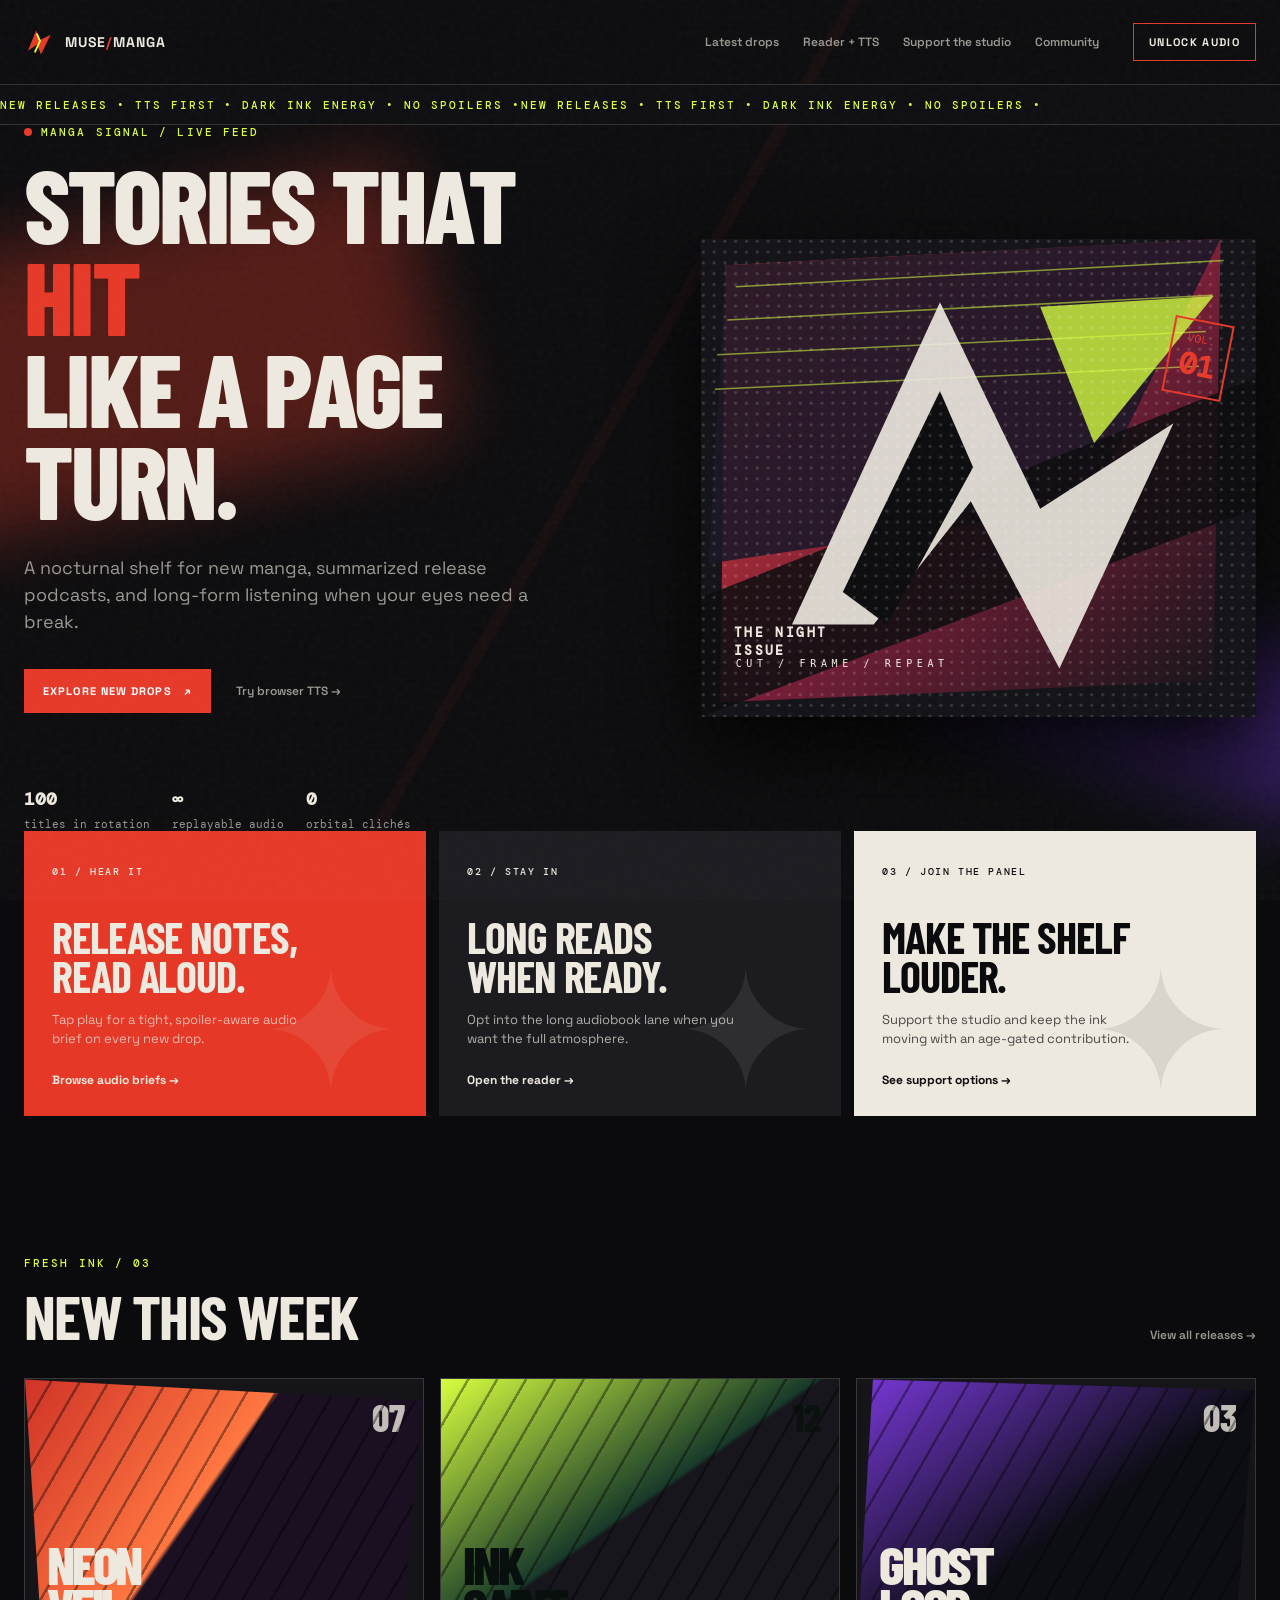
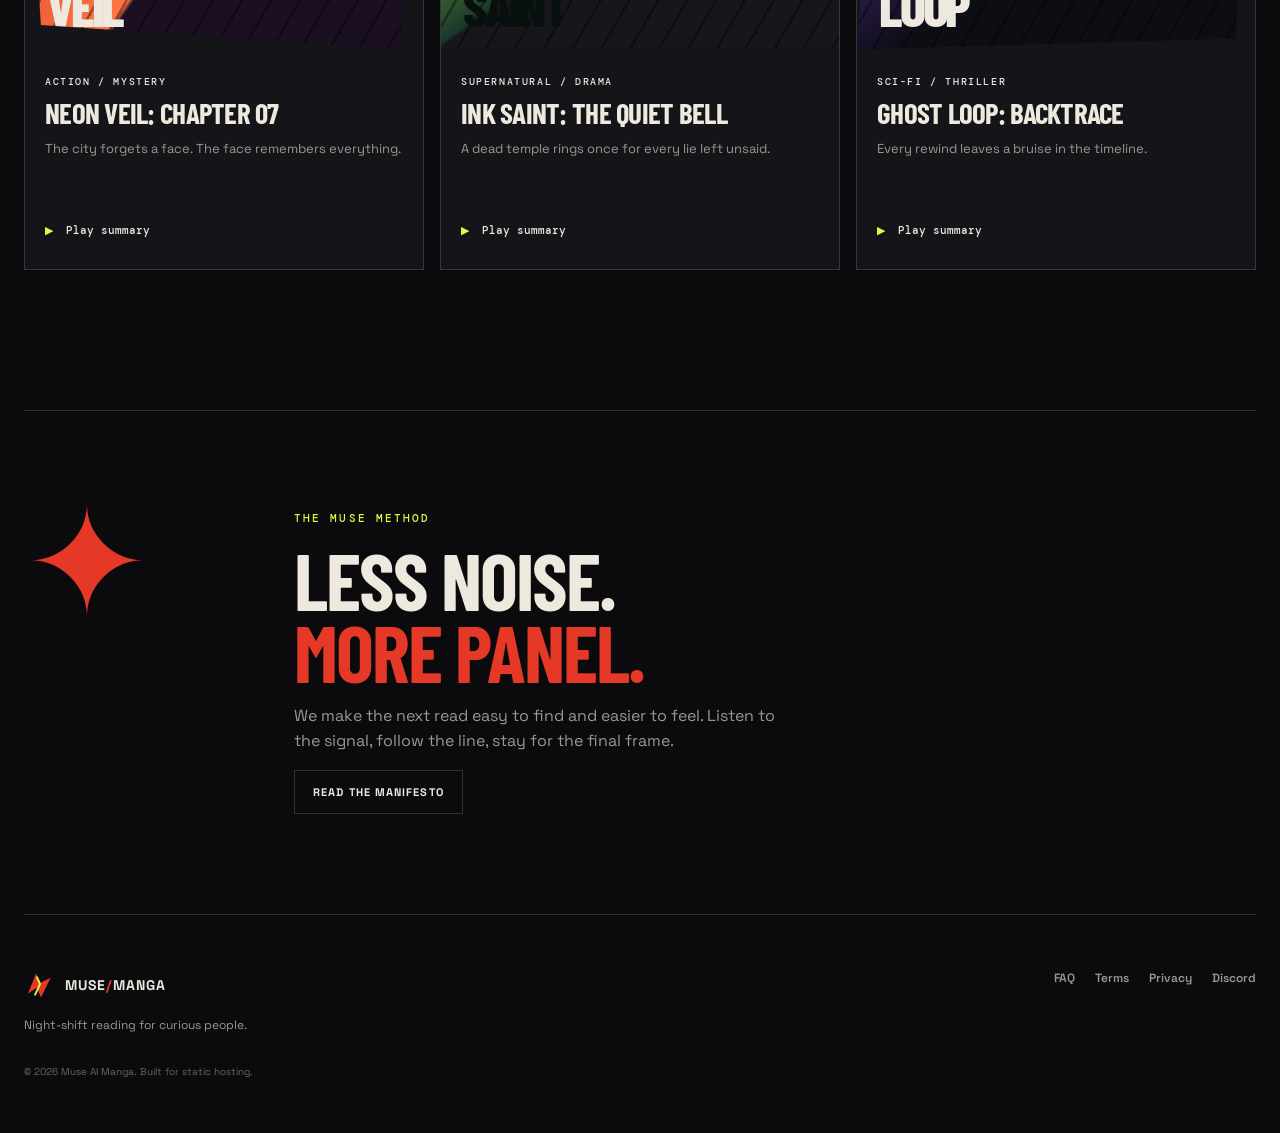
<file: index.html>
<!doctype html>
<html lang="en">
<head>
  <meta charset="utf-8">
  <meta name="viewport" content="width=device-width, initial-scale=1">
  <title>Muse AI Manga — Read the panel. Hear the story.</title>
  <meta name="description" content="A dark, animated manga discovery space with browser TTS, release podcasts, and audiobook opt-in.">
  <link rel="icon" type="image/svg+xml" href="assets/favicon.svg">
  <link rel="stylesheet" href="assets/styles.css">
</head>
<body>
  <div class="noise"></div><div class="ink ink-a"></div><div class="ink ink-b"></div>
  <header class="site-header">
    <a class="brand" href="index.html" aria-label="Muse AI Manga home"><img src="assets/logo-mark.svg" alt=""><span>MUSE<span class="accent">/</span>MANGA</span></a>
    <nav class="main-nav" aria-label="Primary navigation">
      <a href="pages/latest.html">Latest drops</a><a href="pages/read.html">Reader + TTS</a><a href="pages/support.html">Support the studio</a><a href="pages/community.html">Community</a>
    </nav>
    <a class="header-cta" href="pages/age-check.html">Unlock audio</a>
  </header>
  <div class="ticker"><div class="ticker-track"><span>NEW RELEASES • TTS FIRST • DARK INK ENERGY • NO SPOILERS • </span><span aria-hidden="true">NEW RELEASES • TTS FIRST • DARK INK ENERGY • NO SPOILERS • </span></div></div>

  <main>
    <section class="hero section-shell">
      <div class="hero-copy reveal">
        <p class="eyebrow"><span class="pulse-dot"></span> MANGA SIGNAL / LIVE FEED</p>
        <h1>Stories that <em>hit</em><br>like a page turn.</h1>
        <p class="lede">A nocturnal shelf for new manga, summarized release podcasts, and long-form listening when your eyes need a break.</p>
        <div class="hero-actions"><a class="button button-hot" href="pages/latest.html">Explore new drops <span>↗</span></a><a class="text-link" href="pages/read.html">Try browser TTS <span>→</span></a></div>
        <div class="hero-meta"><span><strong>100</strong> titles in rotation</span><span><strong>∞</strong> replayable audio</span><span><strong>0</strong> orbital clichés</span></div>
      </div>
      <div class="hero-art reveal delay-1"><img src="assets/hero-banner.svg" alt="Abstract black and crimson manga panels with ink strokes"><div class="stamp">VOL.<br><b>01</b></div><div class="art-caption">THE NIGHT<br>ISSUE</div></div>
    </section>

    <section class="section-shell strip-grid reveal"><article class="feature-card red"><span class="card-kicker">01 / HEAR IT</span><h2>Release notes,<br>read aloud.</h2><p>Tap play for a tight, spoiler-aware audio brief on every new drop.</p><a href="pages/latest.html">Browse audio briefs →</a></article><article class="feature-card charcoal"><span class="card-kicker">02 / STAY IN</span><h2>Long reads<br>when ready.</h2><p>Opt into the long audiobook lane when you want the full atmosphere.</p><a href="pages/read.html">Open the reader →</a></article><article class="feature-card cream"><span class="card-kicker">03 / JOIN THE PANEL</span><h2>Make the shelf<br>louder.</h2><p>Support the studio and keep the ink moving with an age-gated contribution.</p><a href="pages/age-check.html">See support options →</a></article></section>

    <section class="section-shell release-block reveal"><div class="section-heading"><div><p class="eyebrow">FRESH INK / 03</p><h2>New this week</h2></div><a class="text-link" href="pages/latest.html">View all releases →</a></div><div class="release-grid"><article class="release-card"><div class="cover cover-one"><span>NEON<br>VEIL</span><i>07</i></div><div class="release-body"><span class="tag">ACTION / MYSTERY</span><h3>Neon Veil: Chapter 07</h3><p>The city forgets a face. The face remembers everything.</p><button class="play-button" data-speak="Neon Veil Chapter seven. The city forgets a face. The face remembers everything." aria-label="Play Neon Veil summary">▶ <span>Play summary</span></button></div></article><article class="release-card"><div class="cover cover-two"><span>INK<br>SAINT</span><i>12</i></div><div class="release-body"><span class="tag">SUPERNATURAL / DRAMA</span><h3>Ink Saint: The Quiet Bell</h3><p>A dead temple rings once for every lie left unsaid.</p><button class="play-button" data-speak="Ink Saint, The Quiet Bell. A dead temple rings once for every lie left unsaid." aria-label="Play Ink Saint summary">▶ <span>Play summary</span></button></div></article><article class="release-card"><div class="cover cover-three"><span>GHOST<br>LOOP</span><i>03</i></div><div class="release-body"><span class="tag">SCI-FI / THRILLER</span><h3>Ghost Loop: Backtrace</h3><p>Every rewind leaves a bruise in the timeline.</p><button class="play-button" data-speak="Ghost Loop, Backtrace. Every rewind leaves a bruise in the timeline." aria-label="Play Ghost Loop summary">▶ <span>Play summary</span></button></div></article></div></section>

    <section class="section-shell manifesto reveal"><div class="manifesto-mark">✦</div><div><p class="eyebrow">THE MUSE METHOD</p><h2>Less noise.<br><em>More panel.</em></h2><p>We make the next read easy to find and easier to feel. Listen to the signal, follow the line, stay for the final frame.</p><a class="button button-outline" href="pages/about.html">Read the manifesto</a></div></section>
  </main>
  <footer class="site-footer section-shell"><div><a class="brand" href="index.html"><img src="assets/logo-mark.svg" alt=""><span>MUSE<span class="accent">/</span>MANGA</span></a><p>Night-shift reading for curious people.</p></div><div class="footer-links"><a href="pages/faq.html">FAQ</a><a href="pages/terms.html">Terms</a><a href="pages/privacy.html">Privacy</a><a href="pages/community.html">Discord</a></div><small>© 2026 Muse AI Manga. Built for static hosting.</small></footer>
  <script src="assets/app.js"></script>
</body>
</html>
</file>
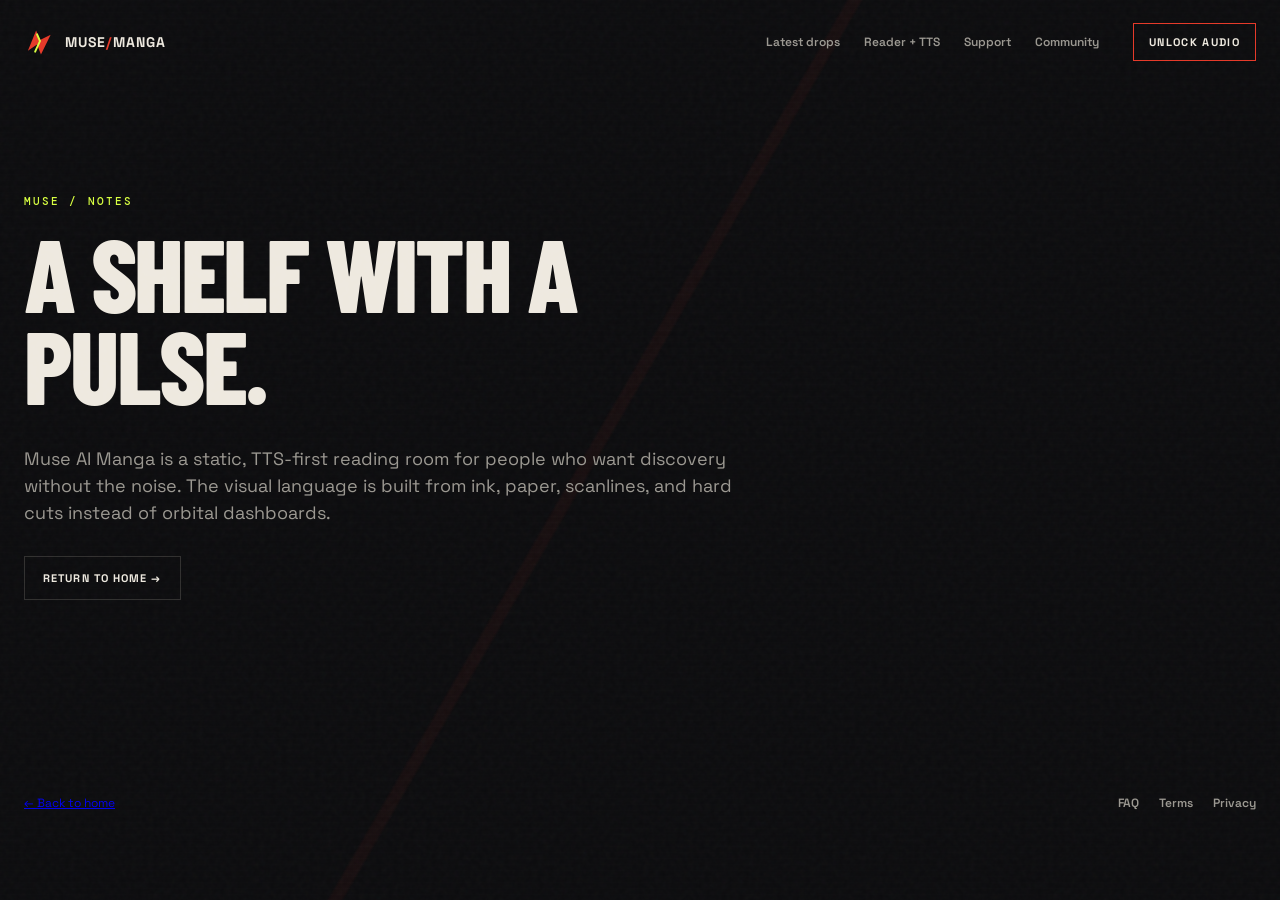
<file: pages/about.html>
<!doctype html><html lang="en"><head><meta charset="utf-8"><meta name="viewport" content="width=device-width, initial-scale=1"><title>About — Muse AI Manga</title><link rel="icon" href="../assets/favicon.svg"><link rel="stylesheet" href="../assets/styles.css"></head><body><div class="noise"></div><header class="site-header"><a class="brand" href="../index.html"><img src="../assets/logo-mark.svg" alt=""><span>MUSE<span class="accent">/</span>MANGA</span></a><nav class="main-nav"><a href="latest.html">Latest drops</a><a href="read.html">Reader + TTS</a><a href="support.html">Support</a><a href="community.html">Community</a></nav><a class="header-cta" href="age-check.html">Unlock audio</a></header><main class="section-shell page-main text-page"><p class="eyebrow">MUSE / NOTES</p><h1>A shelf with a pulse.</h1><p class="lede narrow">Muse AI Manga is a static, TTS-first reading room for people who want discovery without the noise. The visual language is built from ink, paper, scanlines, and hard cuts instead of orbital dashboards.</p><a class="button button-outline" href="../index.html">Return to home →</a></main><footer class="site-footer section-shell"><a href="../index.html">← Back to home</a><div class="footer-links"><a href="faq.html">FAQ</a><a href="terms.html">Terms</a><a href="privacy.html">Privacy</a></div></footer></body></html>
</file>
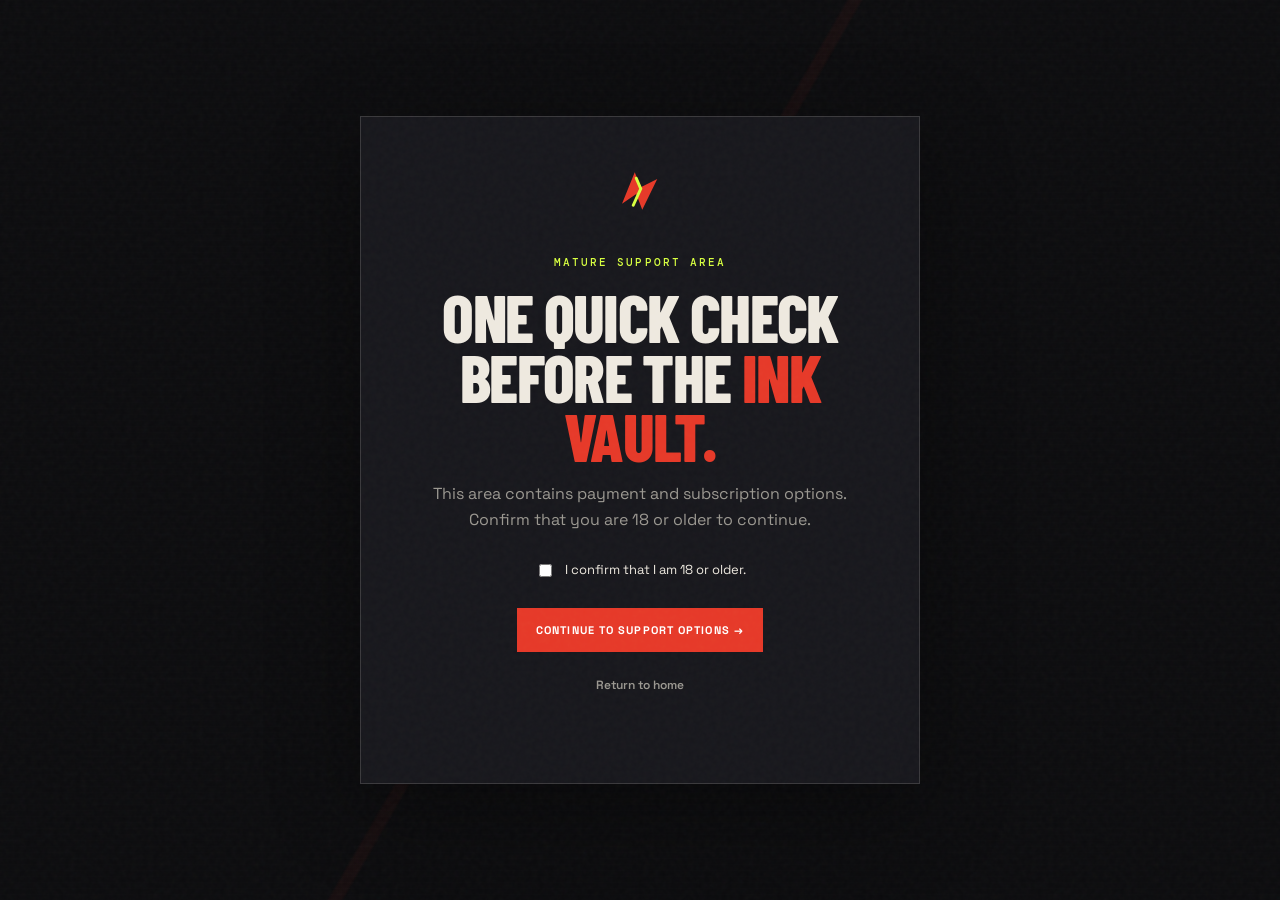
<file: pages/age-check.html>
<!doctype html><html lang="en"><head><meta charset="utf-8"><meta name="viewport" content="width=device-width, initial-scale=1"><title>Age Check — Muse AI Manga</title><link rel="icon" href="../assets/favicon.svg"><link rel="stylesheet" href="../assets/styles.css"></head><body><div class="noise"></div><main class="gate-wrap"><div class="gate-card"><img class="gate-mark" src="../assets/logo-mark.svg" alt=""><p class="eyebrow">MATURE SUPPORT AREA</p><h1>One quick check<br>before the <em>ink vault.</em></h1><p>This area contains payment and subscription options. Confirm that you are 18 or older to continue.</p><label class="check-row"><input id="age-confirm" type="checkbox"><span>I confirm that I am 18 or older.</span></label><button class="button button-hot" id="enter-gate">Continue to support options →</button><a class="quiet-link" href="../index.html">Return to home</a><p id="gate-message" class="gate-message"></p></div></main><script src="../assets/app.js"></script></body></html>
</file>
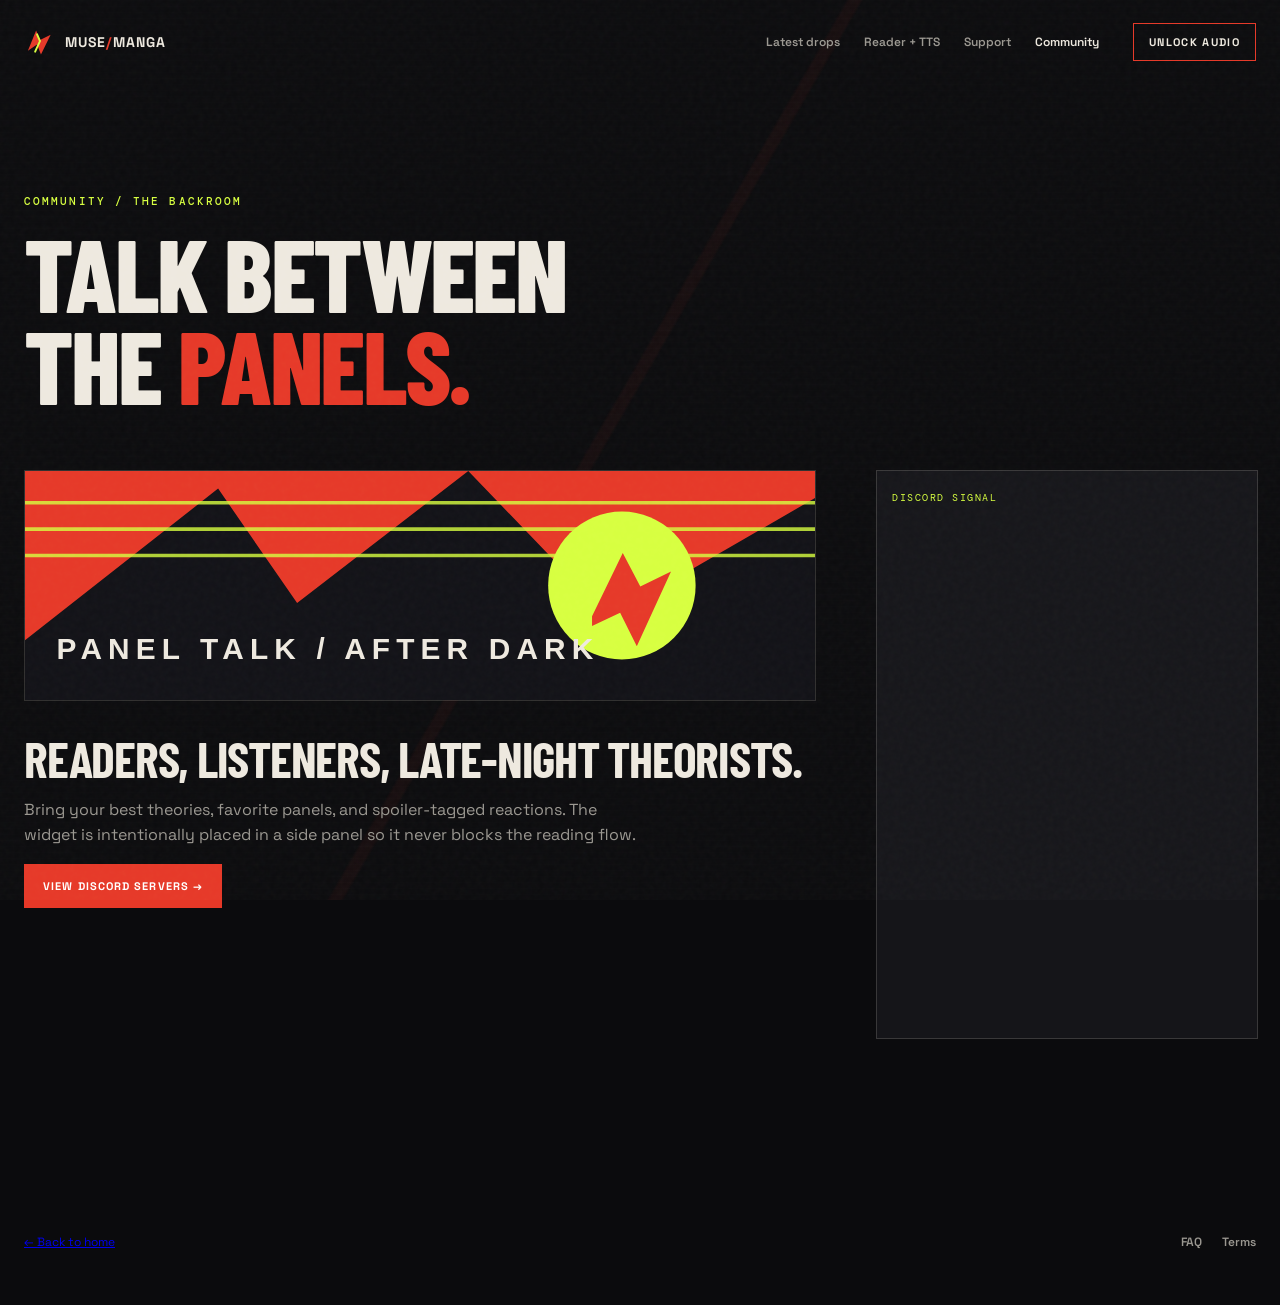
<file: pages/community.html>
<!doctype html><html lang="en"><head><meta charset="utf-8"><meta name="viewport" content="width=device-width, initial-scale=1"><title>Community — Muse AI Manga</title><link rel="icon" href="../assets/favicon.svg"><link rel="stylesheet" href="../assets/styles.css"></head><body><div class="noise"></div><header class="site-header"><a class="brand" href="../index.html"><img src="../assets/logo-mark.svg" alt=""><span>MUSE<span class="accent">/</span>MANGA</span></a><nav class="main-nav"><a href="latest.html">Latest drops</a><a href="read.html">Reader + TTS</a><a href="support.html">Support</a><a class="active" href="community.html">Community</a></nav><a class="header-cta" href="age-check.html">Unlock audio</a></header><main class="section-shell page-main"><p class="eyebrow">COMMUNITY / THE BACKROOM</p><h1>Talk between<br>the <em>panels.</em></h1><div class="community-layout"><section class="community-copy"><img src="../assets/promo-banner.svg" class="promo-banner" alt="Manga-style promotional banner"><h2>Readers, listeners, late-night theorists.</h2><p>Bring your best theories, favorite panels, and spoiler-tagged reactions. The widget is intentionally placed in a side panel so it never blocks the reading flow.</p><a class="button button-hot" href="discord-servers.html">View Discord servers →</a></section><section class="discord-panel"><div class="panel-label">DISCORD SIGNAL</div><iframe src="https://discord.com/widget?id=1400235929154879490&theme=dark" width="350" height="500" allowtransparency="true" frameborder="0" sandbox="allow-popups allow-popups-to-escape-sandbox allow-same-origin allow-scripts" title="Muse Manga Discord community"></iframe></section></div></main><footer class="site-footer section-shell"><a href="../index.html">← Back to home</a><div class="footer-links"><a href="faq.html">FAQ</a><a href="terms.html">Terms</a></div></footer></body></html>
</file>
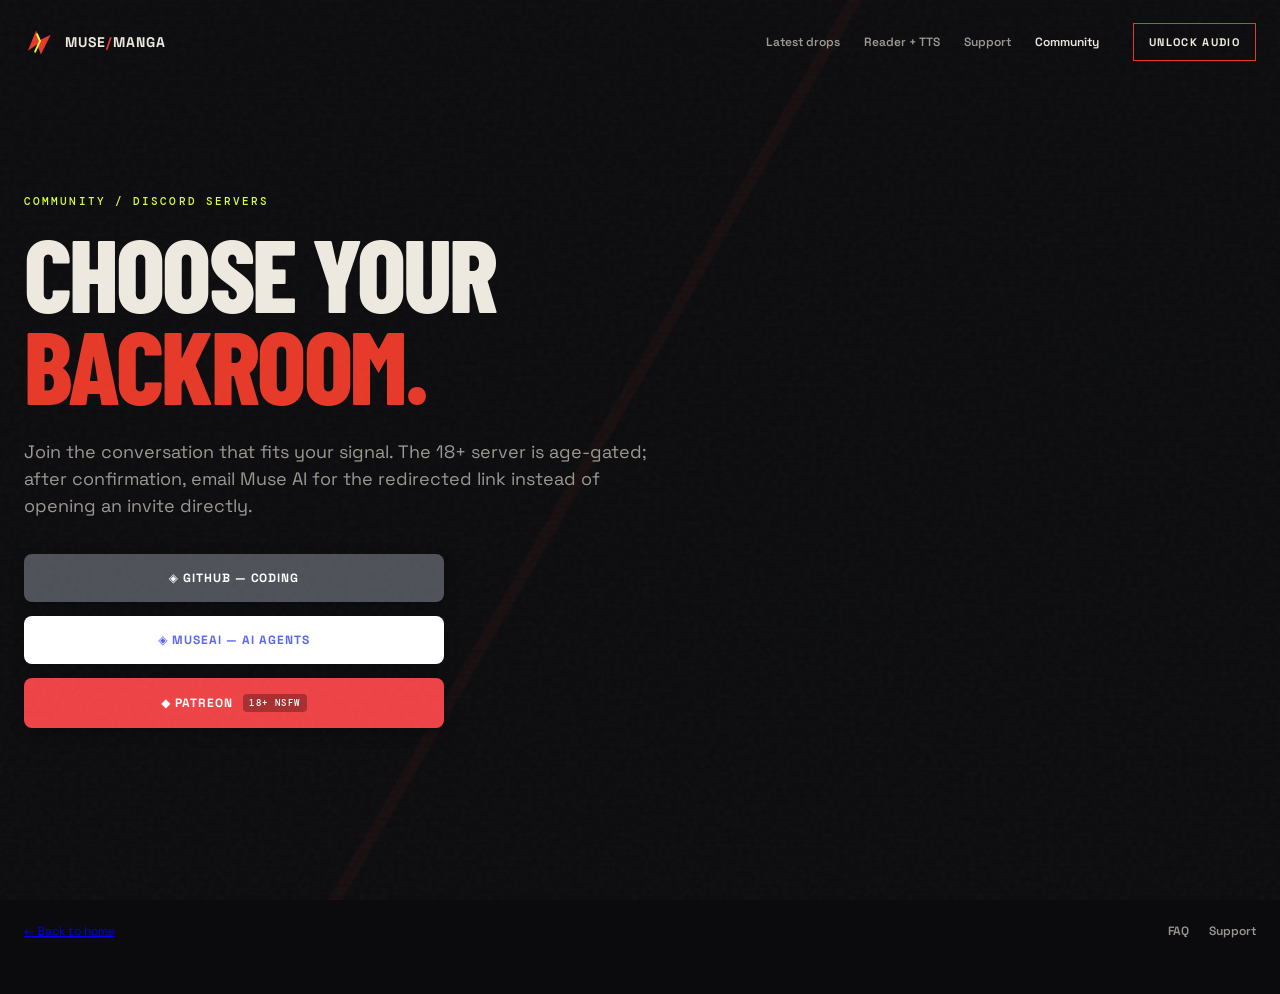
<file: pages/discord-servers.html>
<!doctype html><html lang="en"><head><meta charset="utf-8"><meta name="viewport" content="width=device-width, initial-scale=1"><title>Discord Servers — Muse AI Manga</title><link rel="icon" href="../assets/favicon.svg"><link rel="stylesheet" href="../assets/styles.css"></head><body><div class="noise"></div><header class="site-header"><a class="brand" href="../index.html"><img src="../assets/logo-mark.svg" alt=""><span>MUSE<span class="accent">/</span>MANGA</span></a><nav class="main-nav"><a href="latest.html">Latest drops</a><a href="read.html">Reader + TTS</a><a href="support.html">Support</a><a class="active" href="community.html">Community</a></nav><a class="header-cta" href="age-check.html">Unlock audio</a></header><main class="section-shell page-main"><div class="discord-page"><p class="eyebrow">COMMUNITY / DISCORD SERVERS</p><h1>Choose your<br><em>backroom.</em></h1><p class="lede narrow">Join the conversation that fits your signal. The 18+ server is age-gated; after confirmation, email Muse AI for the redirected link instead of opening an invite directly.</p><div class="discord-buttons"><a class="discord-btn github" href="https://discord.com/invite/Jm4XStx4Pf" target="_blank" rel="noopener noreferrer">◈ GitHub — Coding</a><a class="discord-btn museai" href="https://discord.com/invite/dPPdvYys2a" target="_blank" rel="noopener noreferrer">◈ MuseAi — AI Agents</a><a class="discord-btn nsfw" id="nsfwBtn" href="#age-check">◆ Patreon <span class="tag">18+ NSFW</span></a></div><dialog id="ageDialog" class="age-dialog"><h2>Age verification required</h2><p>The Patreon server contains <strong>adult (18+ / NSFW)</strong> content. To continue, you must verify you are of legal age in your country.</p><label class="verify-row"><input id="nsfwAge" type="checkbox"><span>I confirm that I am 18 years or older and consent to viewing adult content.</span></label><div class="dialog-actions"><button class="button button-hot" id="confirmNsfw" disabled>Continue</button><button class="button button-outline" id="cancelNsfw">Cancel</button></div><p id="dialogError" class="dialog-error"></p></dialog></div></main><footer class="site-footer section-shell"><a href="../index.html">← Back to home</a><div class="footer-links"><a href="faq.html">FAQ</a><a href="support.html">Support</a></div></footer><script>(function(){const b=document.getElementById('nsfwBtn'),d=document.getElementById('ageDialog'),c=document.getElementById('nsfwAge'),ok=document.getElementById('confirmNsfw'),cancel=document.getElementById('cancelNsfw'),msg=document.getElementById('dialogError');b.addEventListener('click',e=>{e.preventDefault();c.checked=false;ok.disabled=true;msg.textContent='';d.showModal()});c.addEventListener('change',()=>ok.disabled=!c.checked);cancel.addEventListener('click',()=>d.close());ok.addEventListener('click',()=>{if(!c.checked)return;d.close();location.href='mailto:museai@fedpromptly.com?subject=18%2B%20Discord%20access%20request&body=I%20confirm%20that%20I%20am%2018%20or%20older%20and%20would%20like%20the%20redirected%20link.'});d.addEventListener('click',e=>{if(e.target===d)d.close()})})();</script></body></html>
</file>
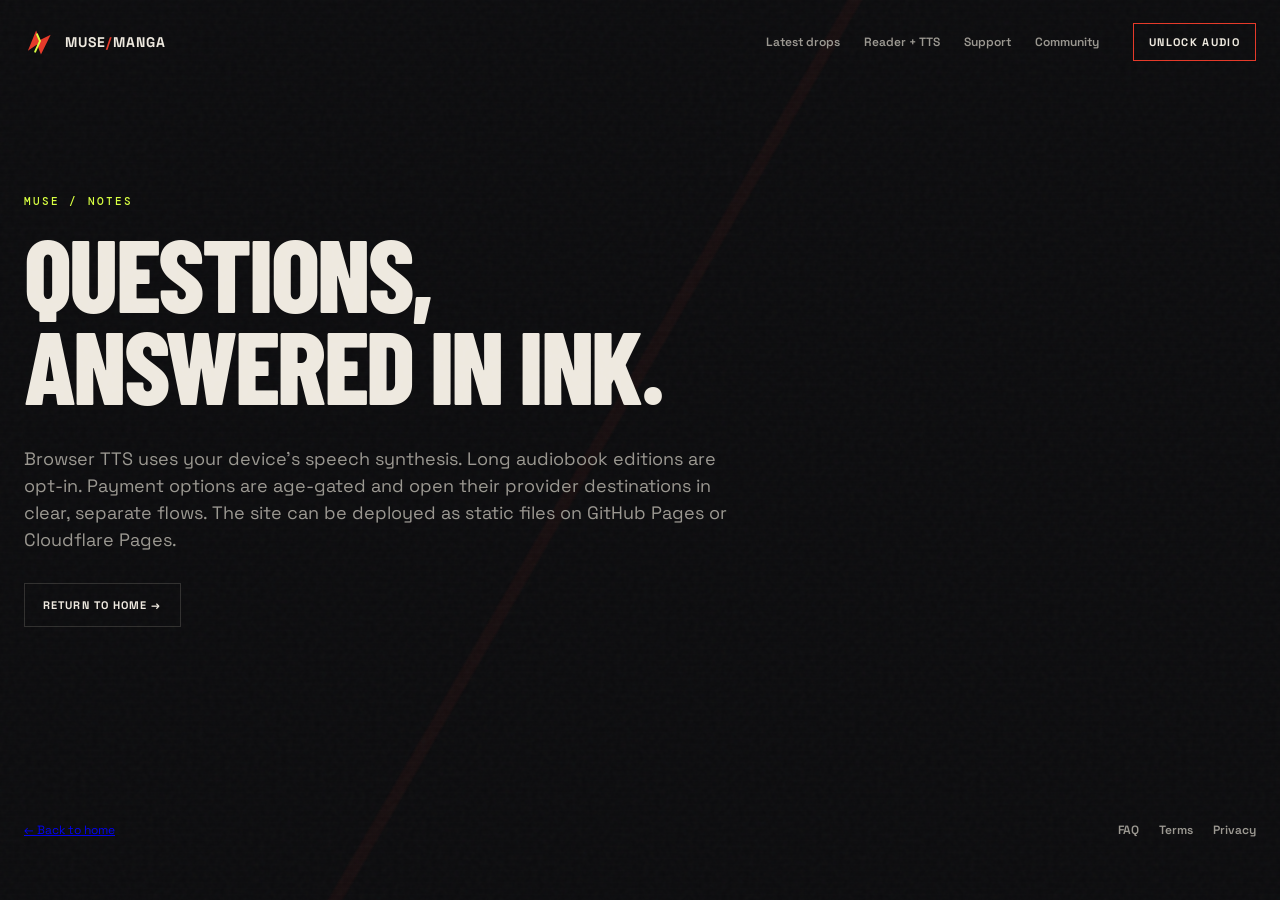
<file: pages/faq.html>
<!doctype html><html lang="en"><head><meta charset="utf-8"><meta name="viewport" content="width=device-width, initial-scale=1"><title>FAQ — Muse AI Manga</title><link rel="icon" href="../assets/favicon.svg"><link rel="stylesheet" href="../assets/styles.css"></head><body><div class="noise"></div><header class="site-header"><a class="brand" href="../index.html"><img src="../assets/logo-mark.svg" alt=""><span>MUSE<span class="accent">/</span>MANGA</span></a><nav class="main-nav"><a href="latest.html">Latest drops</a><a href="read.html">Reader + TTS</a><a href="support.html">Support</a><a href="community.html">Community</a></nav><a class="header-cta" href="age-check.html">Unlock audio</a></header><main class="section-shell page-main text-page"><p class="eyebrow">MUSE / NOTES</p><h1>Questions, answered in ink.</h1><p class="lede narrow">Browser TTS uses your device’s speech synthesis. Long audiobook editions are opt-in. Payment options are age-gated and open their provider destinations in clear, separate flows. The site can be deployed as static files on GitHub Pages or Cloudflare Pages.</p><a class="button button-outline" href="../index.html">Return to home →</a></main><footer class="site-footer section-shell"><a href="../index.html">← Back to home</a><div class="footer-links"><a href="faq.html">FAQ</a><a href="terms.html">Terms</a><a href="privacy.html">Privacy</a></div></footer></body></html>
</file>
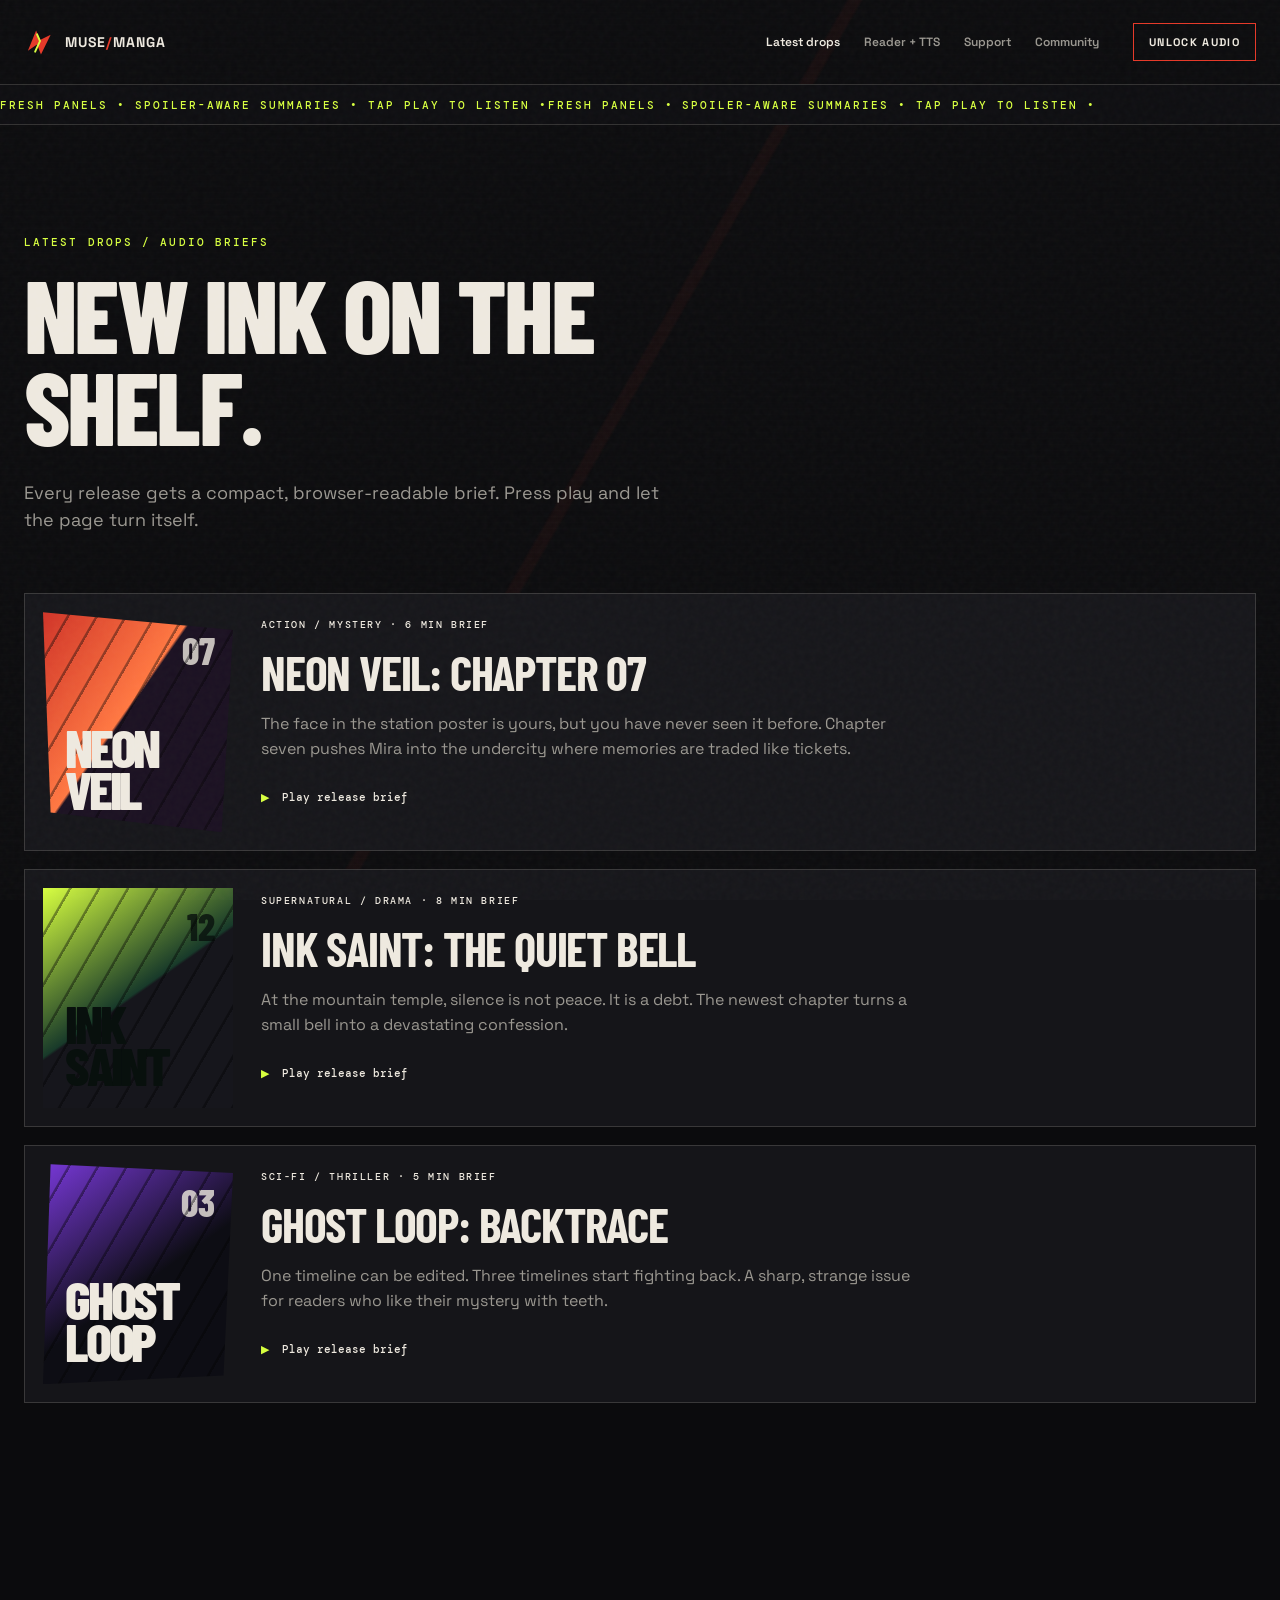
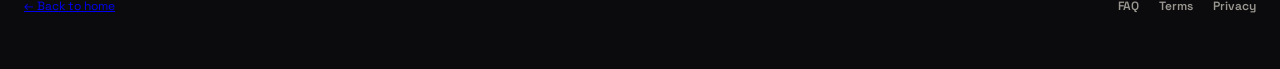
<file: pages/latest.html>
<!doctype html><html lang="en"><head><meta charset="utf-8"><meta name="viewport" content="width=device-width, initial-scale=1"><title>Latest Drops — Muse AI Manga</title><link rel="icon" href="../assets/favicon.svg"><link rel="stylesheet" href="../assets/styles.css"></head><body><div class="noise"></div><header class="site-header"><a class="brand" href="../index.html"><img src="../assets/logo-mark.svg" alt=""><span>MUSE<span class="accent">/</span>MANGA</span></a><nav class="main-nav"><a class="active" href="latest.html">Latest drops</a><a href="read.html">Reader + TTS</a><a href="support.html">Support</a><a href="community.html">Community</a></nav><a class="header-cta" href="age-check.html">Unlock audio</a></header><div class="ticker"><div class="ticker-track"><span>FRESH PANELS • SPOILER-AWARE SUMMARIES • TAP PLAY TO LISTEN • </span><span>FRESH PANELS • SPOILER-AWARE SUMMARIES • TAP PLAY TO LISTEN • </span></div></div><main class="section-shell page-main"><p class="eyebrow">LATEST DROPS / AUDIO BRIEFS</p><h1>New ink on the shelf.</h1><p class="lede narrow">Every release gets a compact, browser-readable brief. Press play and let the page turn itself.</p><div class="release-list"><article class="long-release"><div class="cover cover-one"><span>NEON<br>VEIL</span><i>07</i></div><div><span class="tag">ACTION / MYSTERY · 6 MIN BRIEF</span><h2>Neon Veil: Chapter 07</h2><p>The face in the station poster is yours, but you have never seen it before. Chapter seven pushes Mira into the undercity where memories are traded like tickets.</p><button class="play-button" data-speak="Neon Veil Chapter seven. The face in the station poster is yours, but you have never seen it before. Mira enters the undercity where memories are traded like tickets.">▶ <span>Play release brief</span></button></div></article><article class="long-release"><div class="cover cover-two"><span>INK<br>SAINT</span><i>12</i></div><div><span class="tag">SUPERNATURAL / DRAMA · 8 MIN BRIEF</span><h2>Ink Saint: The Quiet Bell</h2><p>At the mountain temple, silence is not peace. It is a debt. The newest chapter turns a small bell into a devastating confession.</p><button class="play-button" data-speak="Ink Saint, The Quiet Bell. At the mountain temple, silence is not peace. It is a debt. The newest chapter turns a small bell into a devastating confession.">▶ <span>Play release brief</span></button></div></article><article class="long-release"><div class="cover cover-three"><span>GHOST<br>LOOP</span><i>03</i></div><div><span class="tag">SCI-FI / THRILLER · 5 MIN BRIEF</span><h2>Ghost Loop: Backtrace</h2><p>One timeline can be edited. Three timelines start fighting back. A sharp, strange issue for readers who like their mystery with teeth.</p><button class="play-button" data-speak="Ghost Loop, Backtrace. One timeline can be edited. Three timelines start fighting back. A sharp, strange issue for readers who like their mystery with teeth.">▶ <span>Play release brief</span></button></div></article></div></main><footer class="site-footer section-shell"><div><a href="../index.html">← Back to home</a></div><div class="footer-links"><a href="faq.html">FAQ</a><a href="terms.html">Terms</a><a href="privacy.html">Privacy</a></div></footer><script src="../assets/app.js"></script></body></html>
</file>
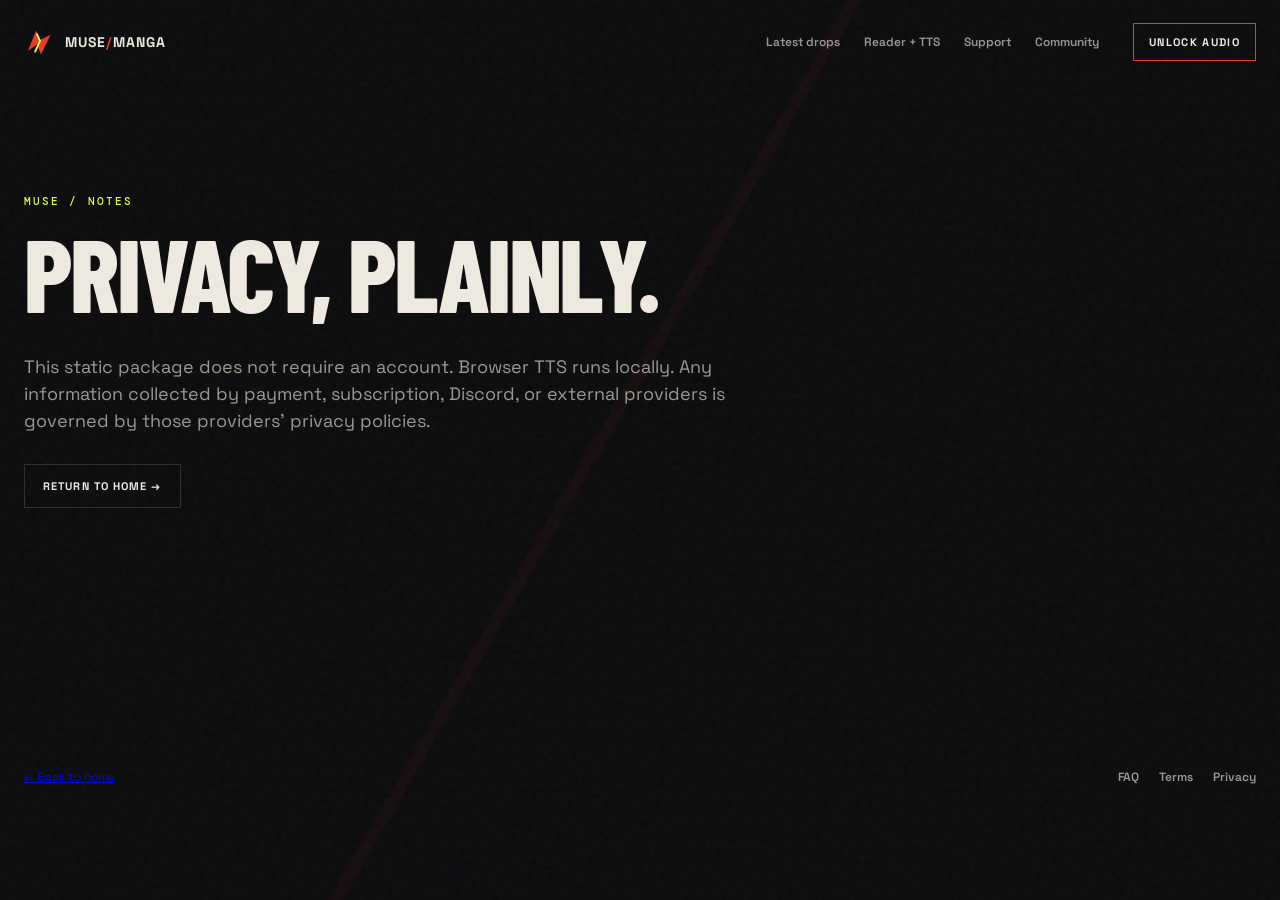
<file: pages/privacy.html>
<!doctype html><html lang="en"><head><meta charset="utf-8"><meta name="viewport" content="width=device-width, initial-scale=1"><title>Privacy — Muse AI Manga</title><link rel="icon" href="../assets/favicon.svg"><link rel="stylesheet" href="../assets/styles.css"></head><body><div class="noise"></div><header class="site-header"><a class="brand" href="../index.html"><img src="../assets/logo-mark.svg" alt=""><span>MUSE<span class="accent">/</span>MANGA</span></a><nav class="main-nav"><a href="latest.html">Latest drops</a><a href="read.html">Reader + TTS</a><a href="support.html">Support</a><a href="community.html">Community</a></nav><a class="header-cta" href="age-check.html">Unlock audio</a></header><main class="section-shell page-main text-page"><p class="eyebrow">MUSE / NOTES</p><h1>Privacy, plainly.</h1><p class="lede narrow">This static package does not require an account. Browser TTS runs locally. Any information collected by payment, subscription, Discord, or external providers is governed by those providers’ privacy policies.</p><a class="button button-outline" href="../index.html">Return to home →</a></main><footer class="site-footer section-shell"><a href="../index.html">← Back to home</a><div class="footer-links"><a href="faq.html">FAQ</a><a href="terms.html">Terms</a><a href="privacy.html">Privacy</a></div></footer></body></html>
</file>
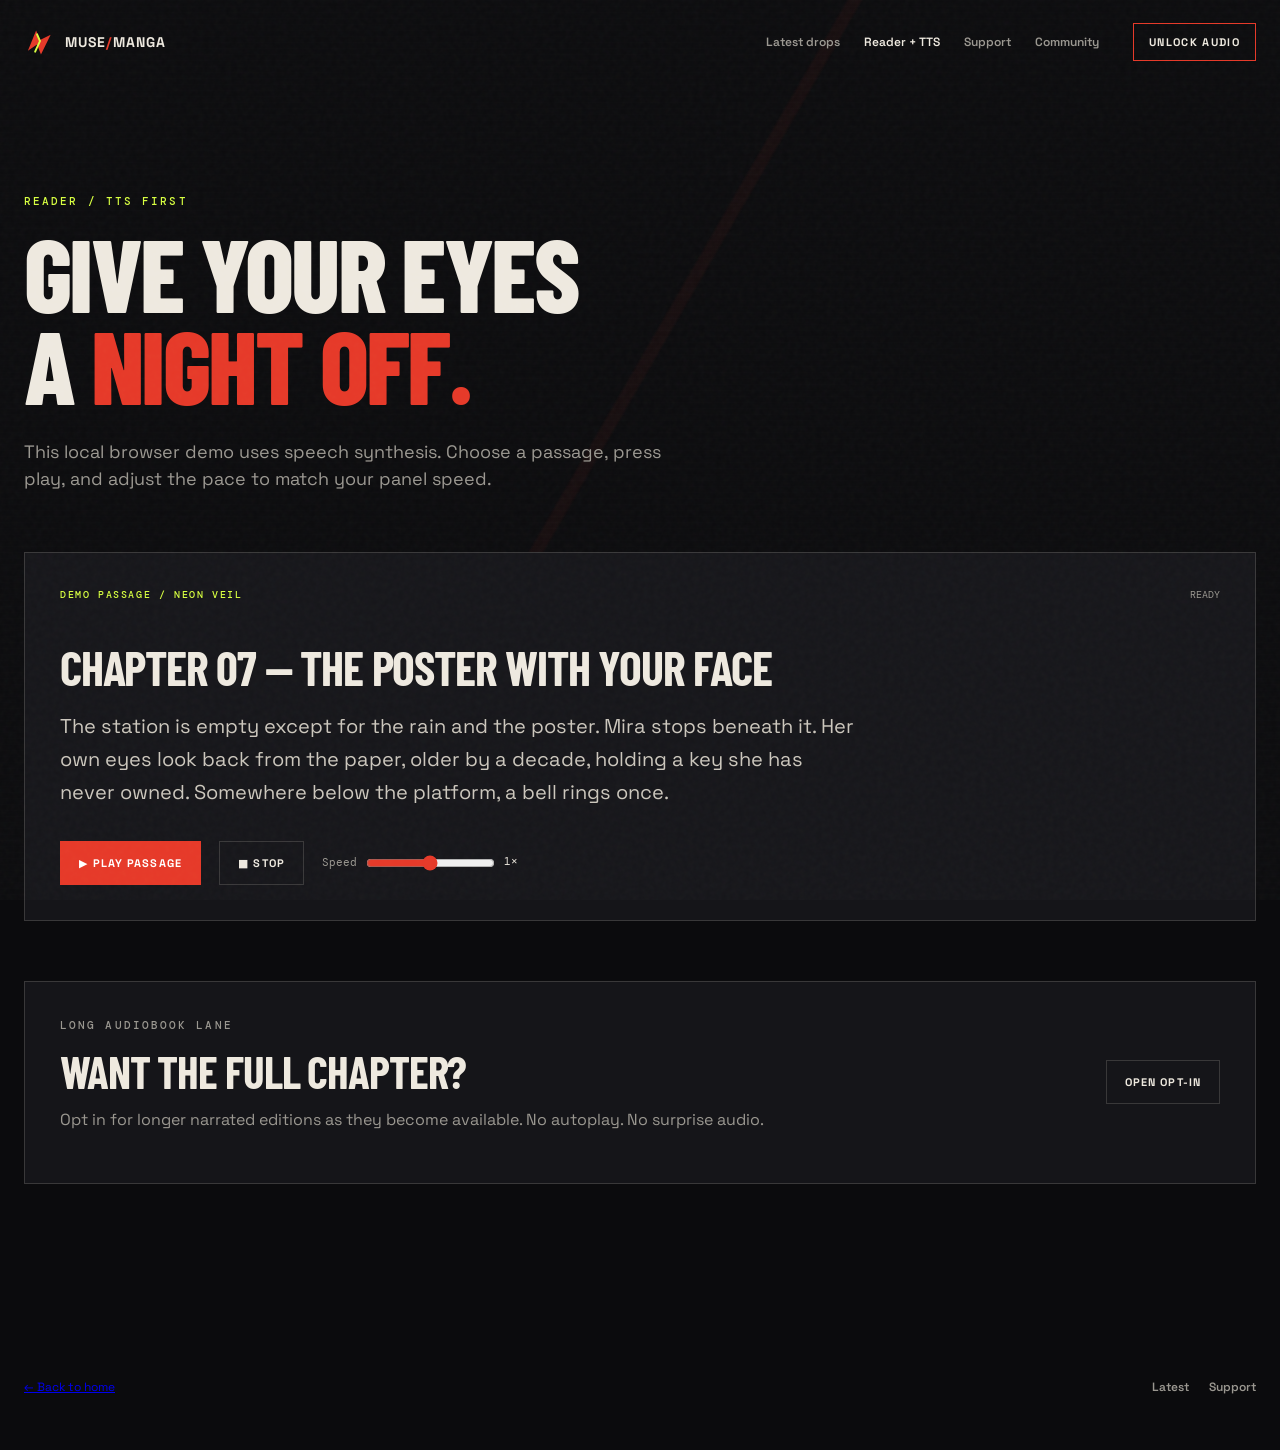
<file: pages/read.html>
<!doctype html><html lang="en"><head><meta charset="utf-8"><meta name="viewport" content="width=device-width, initial-scale=1"><title>Reader + TTS — Muse AI Manga</title><link rel="icon" href="../assets/favicon.svg"><link rel="stylesheet" href="../assets/styles.css"></head><body><div class="noise"></div><header class="site-header"><a class="brand" href="../index.html"><img src="../assets/logo-mark.svg" alt=""><span>MUSE<span class="accent">/</span>MANGA</span></a><nav class="main-nav"><a href="latest.html">Latest drops</a><a class="active" href="read.html">Reader + TTS</a><a href="support.html">Support</a><a href="community.html">Community</a></nav><a class="header-cta" href="age-check.html">Unlock audio</a></header><main class="section-shell page-main reader-page"><p class="eyebrow">READER / TTS FIRST</p><h1>Give your eyes<br>a <em>night off.</em></h1><p class="lede narrow">This local browser demo uses speech synthesis. Choose a passage, press play, and adjust the pace to match your panel speed.</p><section class="reader-card"><div class="reader-top"><span class="tag">DEMO PASSAGE / NEON VEIL</span><span id="tts-status">READY</span></div><h2>Chapter 07 — The poster with your face</h2><p id="reading-text">The station is empty except for the rain and the poster. Mira stops beneath it. Her own eyes look back from the paper, older by a decade, holding a key she has never owned. Somewhere below the platform, a bell rings once.</p><div class="reader-controls"><button class="button button-hot" id="reader-play">▶ Play passage</button><button class="button button-outline" id="reader-stop">■ Stop</button><label>Speed <input id="speed" type="range" min="0.6" max="1.4" step="0.1" value="1"><output id="speed-out">1×</output></label></div></section><section class="optin-card"><div><p class="eyebrow">LONG AUDIOBOOK LANE</p><h2>Want the full chapter?</h2><p>Opt in for longer narrated editions as they become available. No autoplay. No surprise audio.</p></div><a class="button button-outline" href="age-check.html">Open opt-in</a></section></main><footer class="site-footer section-shell"><a href="../index.html">← Back to home</a><div class="footer-links"><a href="latest.html">Latest</a><a href="support.html">Support</a></div></footer><script src="../assets/app.js"></script></body></html>
</file>
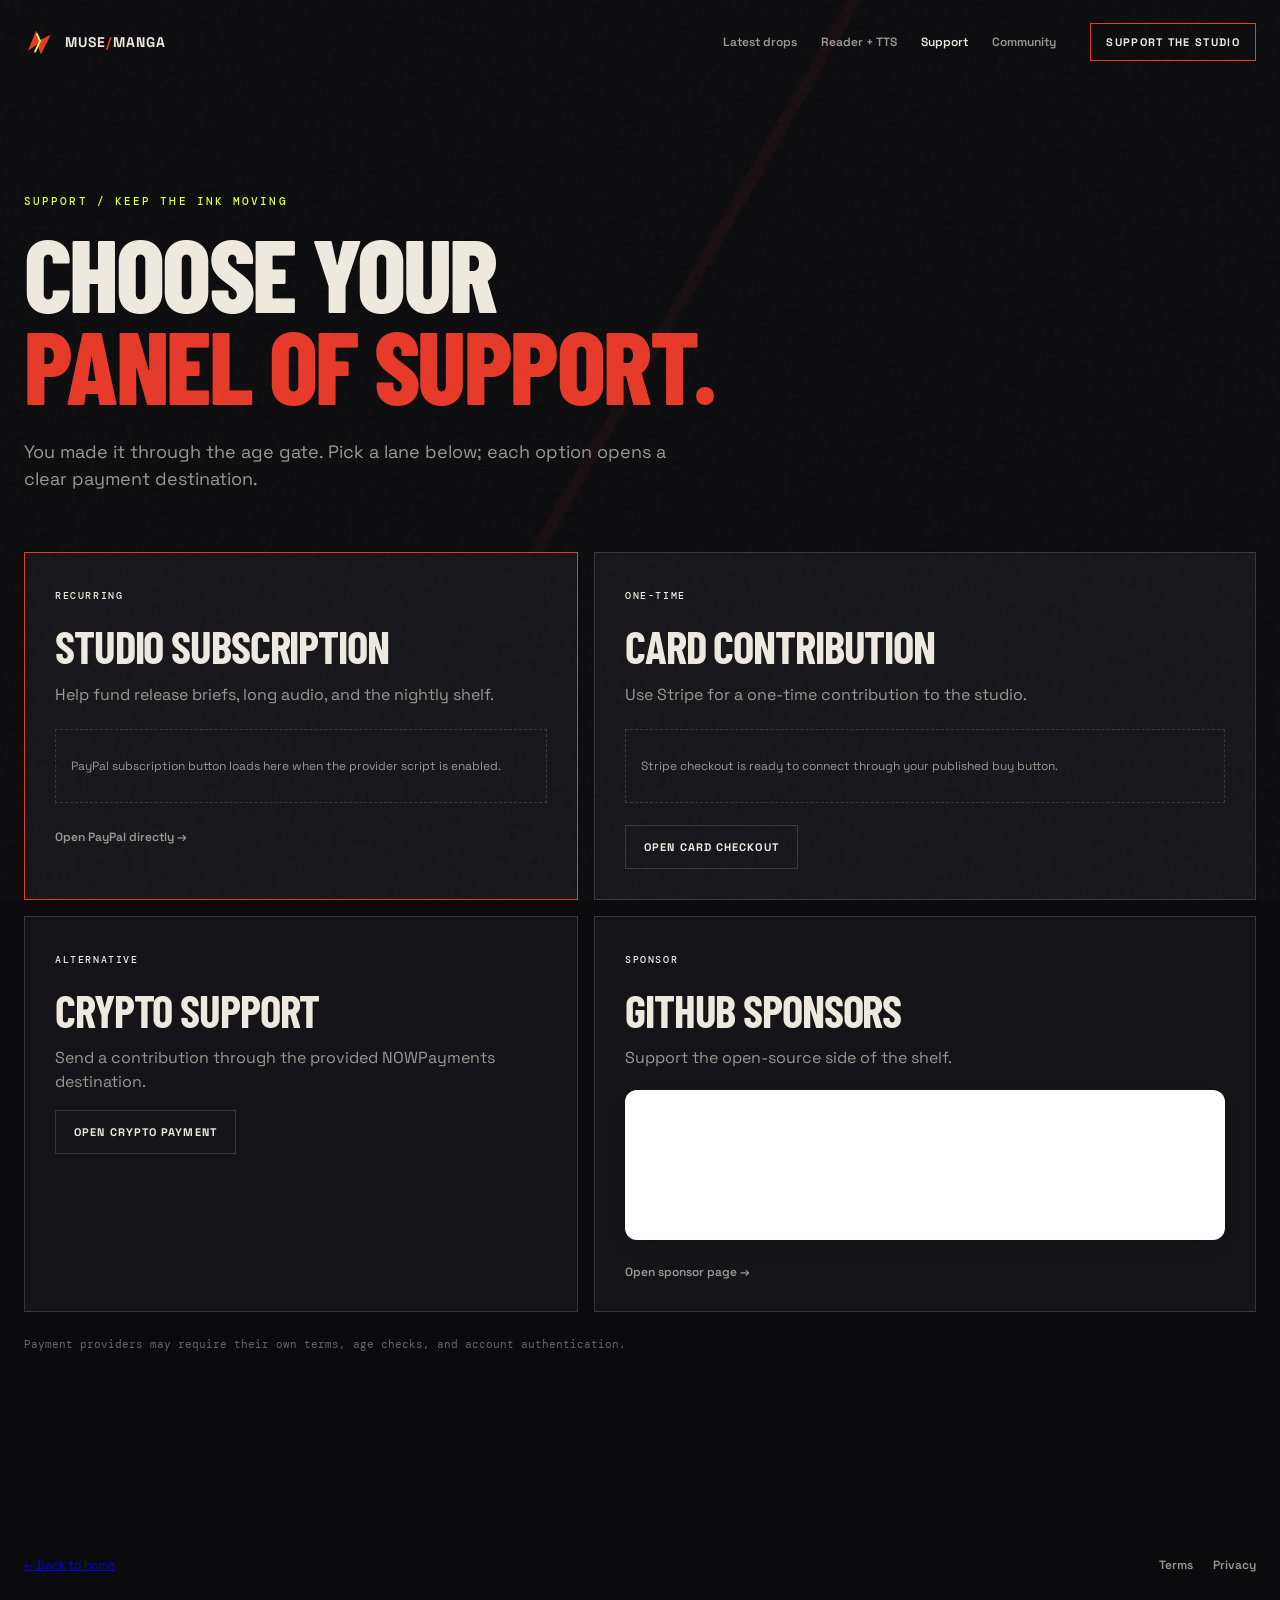
<file: pages/support.html>
<!doctype html><html lang="en"><head><meta charset="utf-8"><meta name="viewport" content="width=device-width, initial-scale=1"><title>Support the Studio — Muse AI Manga</title><link rel="icon" href="../assets/favicon.svg"><link rel="stylesheet" href="../assets/styles.css"></head><body><div class="noise"></div><header class="site-header"><a class="brand" href="../index.html"><img src="../assets/logo-mark.svg" alt=""><span>MUSE<span class="accent">/</span>MANGA</span></a><nav class="main-nav"><a href="latest.html">Latest drops</a><a href="read.html">Reader + TTS</a><a class="active" href="support.html">Support</a><a href="community.html">Community</a></nav><a class="header-cta" href="support.html">Support the studio</a></header><main class="section-shell page-main"><p class="eyebrow">SUPPORT / KEEP THE INK MOVING</p><h1>Choose your<br><em>panel of support.</em></h1><p class="lede narrow">You made it through the age gate. Pick a lane below; each option opens a clear payment destination.</p><div class="support-grid"><section class="support-card featured"><span class="card-kicker">RECURRING</span><h2>Studio subscription</h2><p>Help fund release briefs, long audio, and the nightly shelf.</p><div id="paypal-button-container-P-4FD24238VX4902214NK2XP2Y" class="provider-box"><p>PayPal subscription button loads here when the provider script is enabled.</p></div><a class="text-link" href="https://www.paypal.com" target="_blank" rel="noopener">Open PayPal directly →</a></section><section class="support-card"><span class="card-kicker">ONE-TIME</span><h2>Card contribution</h2><p>Use Stripe for a one-time contribution to the studio.</p><div class="provider-box"><p>Stripe checkout is ready to connect through your published buy button.</p></div><a class="button button-outline" href="https://buy.stripe.com/" target="_blank" rel="noopener">Open card checkout</a></section><section class="support-card"><span class="card-kicker">ALTERNATIVE</span><h2>Crypto support</h2><p>Send a contribution through the provided NOWPayments destination.</p><a class="button button-outline" href="https://nowpayments.io/payment/?iid=5997958570&source=button" target="_blank" rel="noopener">Open crypto payment</a></section><section class="support-card sponsor-card"><span class="card-kicker">SPONSOR</span><h2>GitHub Sponsors</h2><p>Support the open-source side of the shelf.</p><div class="gh-sponsor-card"><iframe src="https://github.com/sponsors/Git-FED/card" title="Sponsor Git-FED" width="600" height="225" frameborder="0" scrolling="no" loading="lazy" referrerpolicy="no-referrer-when-downgrade"></iframe><noscript><a href="https://github.com/sponsors/Git-FED">Sponsor Git-FED on GitHub</a></noscript></div><a class="text-link" href="https://github.com/sponsors/Git-FED" target="_blank" rel="noopener">Open sponsor page →</a></section></div><p class="fine-print">Payment providers may require their own terms, age checks, and account authentication.</p></main><footer class="site-footer section-shell"><a href="../index.html">← Back to home</a><div class="footer-links"><a href="terms.html">Terms</a><a href="privacy.html">Privacy</a></div></footer><script src="../assets/app.js"></script></body></html>
</file>
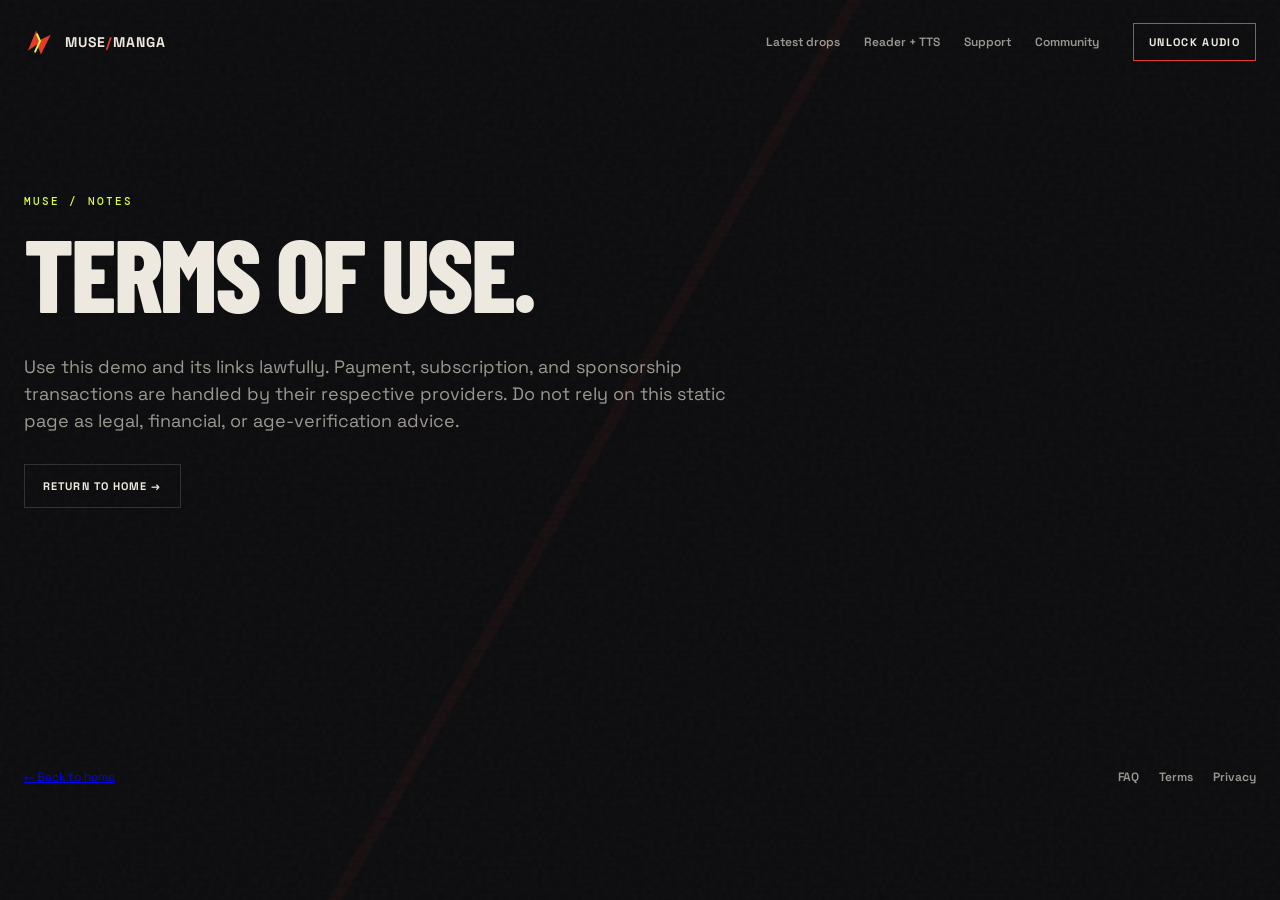
<file: pages/terms.html>
<!doctype html><html lang="en"><head><meta charset="utf-8"><meta name="viewport" content="width=device-width, initial-scale=1"><title>Terms — Muse AI Manga</title><link rel="icon" href="../assets/favicon.svg"><link rel="stylesheet" href="../assets/styles.css"></head><body><div class="noise"></div><header class="site-header"><a class="brand" href="../index.html"><img src="../assets/logo-mark.svg" alt=""><span>MUSE<span class="accent">/</span>MANGA</span></a><nav class="main-nav"><a href="latest.html">Latest drops</a><a href="read.html">Reader + TTS</a><a href="support.html">Support</a><a href="community.html">Community</a></nav><a class="header-cta" href="age-check.html">Unlock audio</a></header><main class="section-shell page-main text-page"><p class="eyebrow">MUSE / NOTES</p><h1>Terms of use.</h1><p class="lede narrow">Use this demo and its links lawfully. Payment, subscription, and sponsorship transactions are handled by their respective providers. Do not rely on this static page as legal, financial, or age-verification advice.</p><a class="button button-outline" href="../index.html">Return to home →</a></main><footer class="site-footer section-shell"><a href="../index.html">← Back to home</a><div class="footer-links"><a href="faq.html">FAQ</a><a href="terms.html">Terms</a><a href="privacy.html">Privacy</a></div></footer></body></html>
</file>
<file: assets/styles.css>
@import url('https://fonts.googleapis.com/css2?family=Barlow+Condensed:wght@500;600;700;800;900&family=DM+Mono:wght@400;500&family=Space+Grotesk:wght@400;500;600;700&display=swap');
:root{--ink:#0b0b0d;--ink2:#111116;--paper:#eee9df;--muted:#9a9790;--hot:#e63827;--acid:#d7ff3f;--line:rgba(238,233,223,.16);--shadow:0 25px 80px rgba(0,0,0,.42)}*{box-sizing:border-box}html{scroll-behavior:smooth}body{margin:0;background:var(--ink);color:var(--paper);font-family:'Space Grotesk',system-ui,sans-serif;overflow-x:hidden}body:before{content:'';position:fixed;inset:0;pointer-events:none;background:linear-gradient(120deg,transparent 0 47%,rgba(230,56,39,.05) 47.2% 47.8%,transparent 48%),repeating-linear-gradient(0deg,transparent 0 5px,rgba(255,255,255,.014) 6px);z-index:-3}.noise{position:fixed;inset:0;opacity:.08;pointer-events:none;z-index:8;background-image:url('data:image/svg+xml,%3Csvg viewBox="0 0 180 180" xmlns="http://www.w3.org/2000/svg"%3E%3Cfilter id="n"%3E%3CfeTurbulence type="fractalNoise" baseFrequency=".9" numOctaves="3" stitchTiles="stitch"/%3E%3C/filter%3E%3Crect width="100%25" height="100%25" filter="url(%23n)" opacity=".4"/%3E%3C/svg%3E');mix-blend-mode:screen}.ink{position:fixed;pointer-events:none;z-index:-1;filter:blur(35px);opacity:.32}.ink-a{width:50vw;height:22vw;left:-16vw;top:25vh;background:var(--hot);transform:rotate(-13deg);animation:drift 11s ease-in-out infinite alternate}.ink-b{width:40vw;height:12vw;right:-12vw;bottom:14vh;background:#7b36ff;transform:rotate(19deg);animation:drift 14s ease-in-out infinite alternate-reverse}@keyframes drift{to{transform:translate(9vw,4vh) rotate(16deg)}}.site-header{width:min(1240px,calc(100% - 48px));margin:auto;height:84px;display:flex;align-items:center;gap:34px;position:relative;z-index:3}.brand{display:inline-flex;align-items:center;gap:10px;text-decoration:none;color:var(--paper);font-weight:800;letter-spacing:.08em;font-size:14px;white-space:nowrap}.brand img{width:31px;height:31px}.accent{color:var(--hot)}.main-nav{display:flex;align-items:center;gap:24px;margin-left:auto}.main-nav a,.footer-links a,.text-link,.quiet-link{color:var(--muted);text-decoration:none;font-size:12px;font-weight:600;transition:.2s}.main-nav a:hover,.main-nav a.active,.footer-links a:hover,.text-link:hover{color:var(--paper)}.header-cta{border:1px solid var(--hot);color:var(--paper);padding:11px 15px;text-decoration:none;font-size:11px;font-weight:700;text-transform:uppercase;letter-spacing:.12em;transition:.2s}.header-cta:hover{background:var(--hot);transform:translateY(-2px)}.ticker{border-top:1px solid var(--line);border-bottom:1px solid var(--line);overflow:hidden;white-space:nowrap;background:#0d0d10}.ticker-track{display:flex;width:max-content;animation:ticker 23s linear infinite}.ticker span{font:500 11px 'DM Mono',monospace;letter-spacing:.18em;padding:13px 0 12px;color:var(--acid)}@keyframes ticker{to{transform:translateX(-50%)}}.section-shell{width:min(1240px,calc(100% - 48px));margin:auto}.hero{min-height:650px;display:grid;grid-template-columns:1fr .9fr;align-items:center;gap:60px}.eyebrow{font:500 11px 'DM Mono',monospace;letter-spacing:.19em;color:var(--acid);margin:0 0 18px}.pulse-dot{display:inline-block;width:8px;height:8px;background:var(--hot);border-radius:50%;box-shadow:0 0 0 0 rgba(230,56,39,.7);animation:pulse 1.7s infinite}@keyframes pulse{70%{box-shadow:0 0 0 10px transparent}100%{box-shadow:0 0 0 0 transparent}}h1,h2,h3{font-family:'Barlow Condensed',sans-serif;text-transform:uppercase;line-height:.9;letter-spacing:-.025em;margin:0}h1{font-size:clamp(62px,8vw,120px);font-weight:800}h1 em,h2 em{color:var(--hot);font-style:normal}.lede{font-size:18px;line-height:1.5;color:var(--muted);max-width:520px;margin:28px 0}.lede.narrow{max-width:650px}.hero-actions{display:flex;align-items:center;gap:25px;margin-top:34px}.button{display:inline-flex;align-items:center;justify-content:center;gap:12px;padding:14px 18px;text-decoration:none;text-transform:uppercase;letter-spacing:.1em;font-size:11px;font-weight:700;border:1px solid transparent;cursor:pointer;font-family:inherit;transition:.2s}.button-hot{background:var(--hot);color:#fff}.button-hot:hover{background:#ff503b;transform:translateY(-3px);box-shadow:0 12px 30px rgba(230,56,39,.25)}.button-outline{border-color:var(--line);color:var(--paper);background:transparent}.button-outline:hover{border-color:var(--acid);color:var(--acid)}.hero-meta{display:flex;gap:22px;margin-top:74px;color:var(--muted);font:11px 'DM Mono',monospace}.hero-meta strong{color:var(--paper);font-size:18px;display:block;margin-bottom:6px}.hero-art{min-height:470px;position:relative;display:flex;align-items:center;justify-content:center}.hero-art:before{content:'';position:absolute;inset:12% 5% 5% 12%;border:1px solid var(--line);transform:skewY(-9deg) rotate(4deg);animation:frame 5s ease-in-out infinite alternate}@keyframes frame{to{transform:skewY(-4deg) rotate(-3deg);border-color:rgba(215,255,63,.4)}}.hero-art img{width:100%;max-width:560px;position:relative;filter:drop-shadow(0 30px 40px #000)}.stamp{position:absolute;right:5%;top:17%;border:2px solid var(--hot);color:var(--hot);font:11px 'DM Mono';padding:10px;transform:rotate(11deg);text-align:center}.stamp b{font-size:30px}.art-caption{position:absolute;bottom:12%;left:6%;font:700 13px 'DM Mono';letter-spacing:.18em;line-height:1.35}.strip-grid{display:grid;grid-template-columns:repeat(3,1fr);gap:13px}.feature-card{min-height:285px;padding:28px;position:relative;overflow:hidden}.feature-card:after{content:'✦';position:absolute;right:24px;bottom:-25px;font-size:170px;opacity:.09}.feature-card.red{background:var(--hot)}.feature-card.charcoal{background:#1b1b20}.feature-card.cream{background:var(--paper);color:var(--ink)}.card-kicker,.tag{font:500 10px 'DM Mono';letter-spacing:.16em}.feature-card h2{font-size:44px;margin:37px 0 14px}.feature-card p{max-width:270px;line-height:1.5;color:inherit;opacity:.72;font-size:13px}.feature-card a{position:absolute;bottom:28px;color:inherit;text-decoration:none;font-size:12px;font-weight:700}.release-block{padding:140px 0}.section-heading{display:flex;justify-content:space-between;align-items:end;margin-bottom:35px}.section-heading h2{font-size:62px}.release-grid{display:grid;grid-template-columns:repeat(3,1fr);gap:16px}.release-card{background:#151519;border:1px solid var(--line);transition:.25s}.release-card:hover{transform:translateY(-7px);border-color:rgba(215,255,63,.5)}.cover{height:270px;position:relative;overflow:hidden;display:flex;align-items:end;padding:22px}.cover span{font:800 54px/.78 'Barlow Condensed';letter-spacing:-.06em;position:relative;z-index:1}.cover i{position:absolute;right:18px;top:15px;font:800 38px 'Barlow Condensed';font-style:normal;opacity:.8}.cover-one{background:linear-gradient(125deg,#cf3327,#ff7741 44%,#1a1021 45%);clip-path:polygon(0 0,100% 8%,94% 100%,4% 91%)}.cover-one:after,.cover-two:after,.cover-three:after{content:'';position:absolute;inset:0;background:repeating-linear-gradient(120deg,transparent 0 22px,rgba(0,0,0,.38) 23px 25px);mix-blend-mode:multiply}.cover-two{background:linear-gradient(145deg,#d7ff3f,#183a2a 48%,#16161c 49%);color:#08100d}.cover-three{background:linear-gradient(145deg,#7738d7,#0d0d14 54%);clip-path:polygon(4% 0,100% 4%,95% 96%,0 100%)}.release-body{padding:20px}.release-body h3{font-size:29px;margin:10px 0}.release-body p{color:var(--muted);font-size:13px;line-height:1.45;min-height:58px}.play-button{border:0;background:none;color:var(--acid);font:500 11px 'DM Mono';cursor:pointer;padding:12px 0}.play-button span{color:var(--paper);margin-left:6px}.manifesto{border-top:1px solid var(--line);border-bottom:1px solid var(--line);display:grid;grid-template-columns:220px 1fr;gap:50px;padding:100px 0}.manifesto-mark{font-size:150px;color:var(--hot);line-height:.7;animation:spin 9s linear infinite}@keyframes spin{to{transform:rotate(360deg)}}.manifesto h2{font-size:80px}.manifesto p:not(.eyebrow){color:var(--muted);max-width:500px;line-height:1.6}.site-footer{padding:55px 0;display:grid;grid-template-columns:1fr auto;gap:20px;color:var(--muted);font-size:12px}.site-footer small{grid-column:1/-1;color:#666}.footer-links{display:flex;gap:20px}.page-main{padding:110px 0 140px;min-height:70vh}.page-main h1{max-width:800px}.release-list{display:grid;gap:18px;margin-top:60px}.long-release{display:grid;grid-template-columns:190px 1fr;gap:28px;background:#151519;border:1px solid var(--line);padding:18px}.long-release .cover{height:220px}.long-release h2{font-size:48px;margin:18px 0 12px}.long-release p{color:var(--muted);max-width:650px;line-height:1.6}.reader-card,.optin-card{background:#151519;border:1px solid var(--line);padding:35px;margin-top:60px}.reader-top{display:flex;justify-content:space-between;color:var(--acid);font:10px 'DM Mono'}.reader-top span:last-child{color:var(--muted)}.reader-card h2{font-size:48px;margin:45px 0 20px}.reader-card p{font-size:20px;line-height:1.65;color:#cbc6bc;max-width:800px}.reader-controls{display:flex;align-items:center;gap:18px;flex-wrap:wrap;margin-top:32px}.reader-controls label{font:11px 'DM Mono';color:var(--muted)}.reader-controls input{accent-color:var(--hot);vertical-align:middle}.reader-controls output{color:var(--paper);margin-left:7px}.optin-card{display:flex;justify-content:space-between;align-items:center;gap:25px}.optin-card h2{font-size:45px}.optin-card p{color:var(--muted);line-height:1.5}.gate-wrap{min-height:100vh;display:grid;place-items:center;padding:25px}.gate-card{width:min(560px,100%);padding:50px;background:#16161b;border:1px solid var(--line);box-shadow:var(--shadow);text-align:center}.gate-mark{width:48px;margin-bottom:35px}.gate-card h1{font-size:66px}.gate-card>p:not(.eyebrow):not(.gate-message){color:var(--muted);line-height:1.6}.check-row{display:flex;justify-content:center;gap:10px;margin:28px 0;font-size:13px}.check-row input{accent-color:var(--hot)}.gate-message{color:var(--hot);font:11px 'DM Mono';min-height:18px}.quiet-link{display:block;margin-top:25px}.support-grid{display:grid;grid-template-columns:repeat(2,1fr);gap:16px;margin-top:60px}.support-card{padding:30px;background:#151519;border:1px solid var(--line);min-height:285px}.support-card.featured{border-color:var(--hot)}.support-card h2{font-size:45px;margin:22px 0 12px}.support-card p{color:var(--muted);line-height:1.5}.provider-box{border:1px dashed var(--line);padding:15px;margin:22px 0;color:#777;font-size:12px}.gh-sponsor-card{position:relative;width:600px;max-width:100%;height:150px;overflow:hidden;border-radius:12px;background:#fff;box-shadow:0 1px 2px rgba(0,0,0,.06),0 8px 24px -10px rgba(0,0,0,.18);margin:20px 0}.gh-sponsor-card iframe{display:block;border:0;margin:0;width:600px;height:225px;color-scheme:light dark;background:transparent}.gh-sponsor-card:hover{transform:translateY(-2px);box-shadow:0 2px 4px rgba(0,0,0,.07),0 14px 32px -12px rgba(0,0,0,.25)}.discord-buttons{display:flex;flex-direction:column;gap:14px;max-width:420px;margin-top:35px}.discord-btn{display:flex;align-items:center;justify-content:center;gap:10px;width:100%;padding:14px 18px;border-radius:8px;font-size:12px;font-weight:700;text-decoration:none;text-transform:uppercase;letter-spacing:.08em;border:2px solid transparent;box-shadow:0 4px 14px rgba(0,0,0,.35);transition:.2s}.discord-btn:hover{transform:translateY(-2px);box-shadow:0 8px 20px rgba(0,0,0,.45)}.discord-btn.github{background:#4e5058;color:#fff}.discord-btn.museai{background:#fff;color:#5865f2}.discord-btn.nsfw{background:#ed4245;color:#fff}.discord-btn .tag{font-size:9px;padding:3px 6px;border-radius:4px;background:rgba(0,0,0,.3)}.age-dialog{width:min(92vw,420px);padding:28px;border:0;border-radius:12px;background:#2b2d31;color:#f2f3f5;box-shadow:0 24px 70px rgba(0,0,0,.65)}.age-dialog::backdrop{background:rgba(0,0,0,.65);backdrop-filter:blur(4px)}.age-dialog h2{font-size:30px;margin:0 0 12px}.age-dialog p{color:#c4c7ce;line-height:1.5;font-size:13px}.verify-row{display:flex;gap:10px;padding:13px;margin:18px 0;border-radius:8px;background:#1e1f22;border:2px solid #3c3e44;font-size:12px;line-height:1.4}.verify-row input{accent-color:#ed4245}.dialog-actions{display:flex;gap:10px}.dialog-actions button{flex:1}.dialog-error{min-height:18px;color:#ff8c82;font:11px 'DM Mono'}.fine-print{color:#666;font:11px 'DM Mono';margin-top:25px}.community-layout{display:grid;grid-template-columns:1fr 380px;gap:60px;margin-top:60px;align-items:start}.promo-banner{width:100%;border:1px solid var(--line);margin-bottom:30px}.community-copy h2{font-size:50px}.community-copy p{color:var(--muted);line-height:1.6;max-width:620px}.discord-panel{justify-self:start;background:#151519;border:1px solid var(--line);padding:15px}.panel-label{color:var(--acid);font:10px 'DM Mono';letter-spacing:.15em;padding:5px 0 14px}.text-page .lede{margin:35px 0 30px;max-width:720px}.reveal{animation:reveal .9s both}.delay-1{animation-delay:.2s}@keyframes reveal{from{opacity:0;transform:translateY(18px)}to{opacity:1;transform:none}}@media(max-width:850px){.site-header{height:auto;padding:22px 0;flex-wrap:wrap}.main-nav{order:3;width:100%;overflow:auto;margin:0;gap:18px}.header-cta{margin-left:auto}.hero{grid-template-columns:1fr;padding:75px 0}.hero-art{min-height:360px}.strip-grid,.release-grid,.support-grid{grid-template-columns:1fr}.manifesto{grid-template-columns:100px 1fr;gap:20px}.manifesto-mark{font-size:80px}.manifesto h2{font-size:55px}.community-layout{grid-template-columns:1fr}.discord-panel{justify-self:start}.site-footer{grid-template-columns:1fr}.footer-links{flex-wrap:wrap}.site-footer small{grid-column:auto}}@media(max-width:640px){.gh-sponsor-card{--s:.72;width:calc(600px * var(--s));height:calc(150px * var(--s))}.gh-sponsor-card iframe{transform:scale(.72);transform-origin:0 0}}@media(prefers-reduced-motion:reduce){.gh-sponsor-card:hover,.discord-btn:hover{transform:none}}@media(max-width:520px){.section-shell,.site-header{width:min(100% - 30px,1240px)}h1{font-size:58px}.hero-meta{gap:12px;flex-wrap:wrap}.hero-meta span{min-width:100px}.hero-actions{align-items:flex-start;flex-direction:column}.feature-card h2{font-size:39px}.section-heading{align-items:start;flex-direction:column;gap:22px}.section-heading h2{font-size:50px}.long-release{grid-template-columns:1fr}.long-release .cover{height:190px}.reader-card h2{font-size:38px}.reader-card p{font-size:17px}.optin-card{align-items:start;flex-direction:column}.gate-card{padding:35px 22px}.gate-card h1{font-size:52px}.discord-panel iframe{width:100%;max-width:350px}}
</file>
